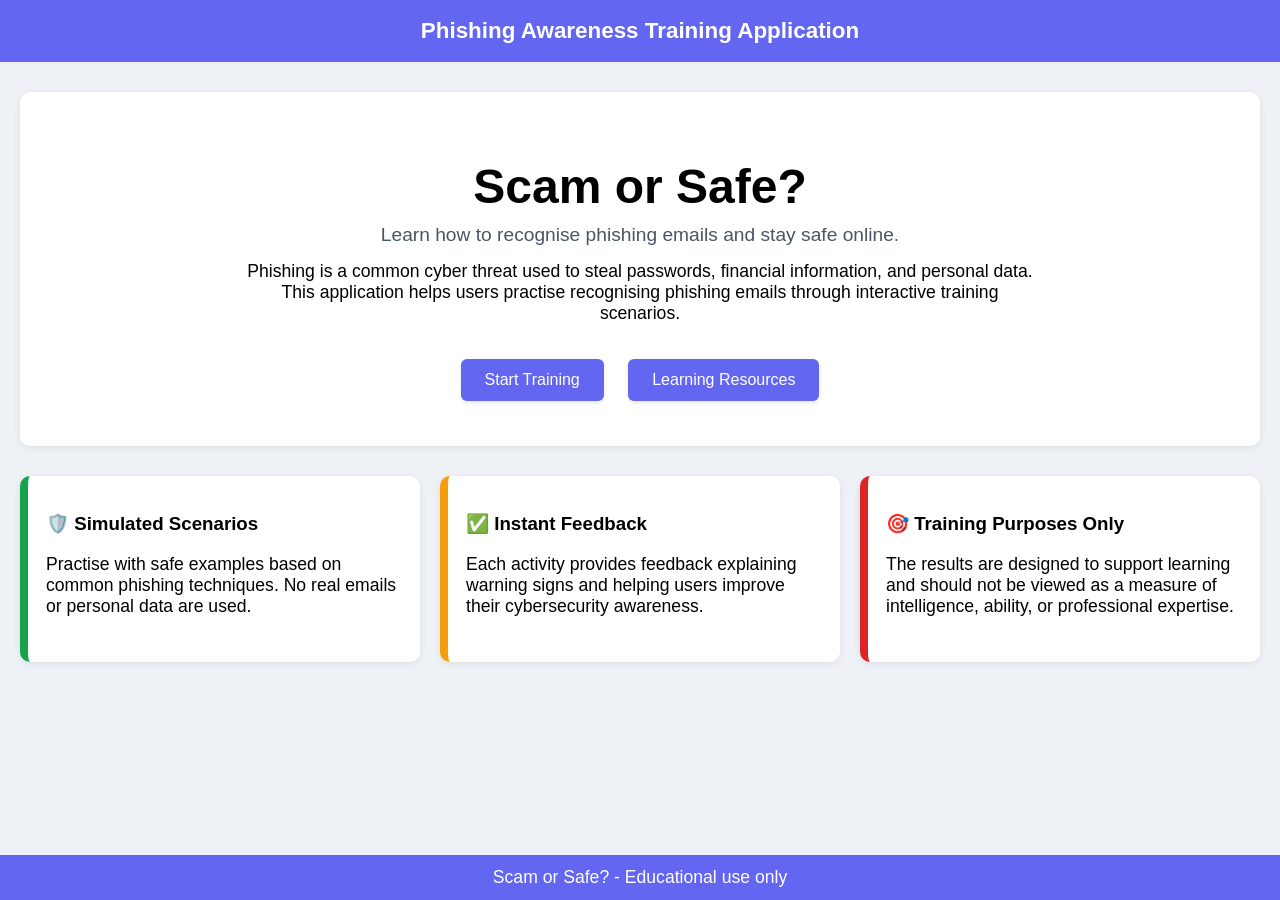
<file: index.html>
<!DOCTYPE html>
<html lang="en">
  <head>
    <meta charset="UTF-8" />
    <meta name="viewport" content="width=device-width, initial-scale=1.0" />
    <title>Phishing Awareness Training</title>
    <link rel="stylesheet" href="css/style.css" />
  </head>
  <body>
    <header class="site-header">
      <h1>Phishing Awareness Training Application</h1>
    </header>

    <div class="container">
      <div class="hero-box">
        <h1>Scam or Safe?</h1>
        <p class="hero-subtitle">
          Learn how to recognise phishing emails and stay safe online.
        </p>

        <p class="hero-description">
          Phishing is a common cyber threat used to steal passwords, financial
          information, and personal data. This application helps users practise
          recognising phishing emails through interactive training scenarios.
        </p>

        <a class="btn" href="difficulty.html"> Start Training </a>

        <a class="btn" href="learning.html"> Learning Resources </a>
      </div>

      <div class="info-grid">
        <div class="difficulty-card beginner-card">
          <h3>🛡️ Simulated Scenarios</h3>
          <p>
            Practise with safe examples based on common phishing techniques. No
            real emails or personal data are used.
          </p>
        </div>

        <div class="difficulty-card intermediate-card">
          <h3>✅ Instant Feedback</h3>
          <p>
            Each activity provides feedback explaining warning signs and helping
            users improve their cybersecurity awareness.
          </p>
        </div>

        <div class="difficulty-card advanced-card">
          <h3>🎯 Training Purposes Only</h3>
          <p>
            The results are designed to support learning and should not be
            viewed as a measure of intelligence, ability, or professional
            expertise.
          </p>
        </div>
      </div>
    </div>

    <footer>
      <p>Scam or Safe? - Educational use only</p>
    </footer>
  </body>
</html>
</file>
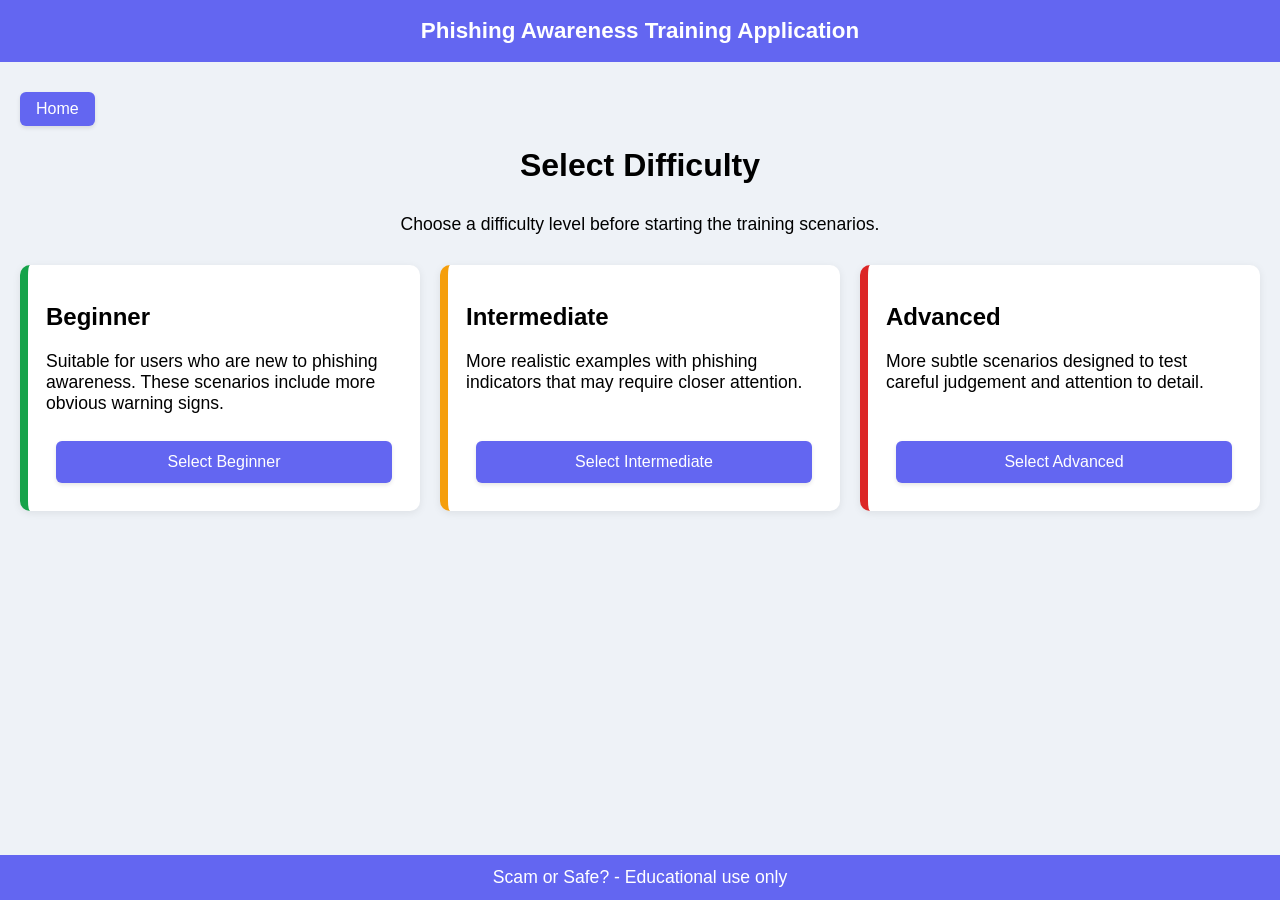
<file: difficulty.html>
<!DOCTYPE html>
<html lang="en">
  <head>
    <meta charset="UTF-8" />
    <meta name="viewport" content="width=device-width, initial-scale=1.0" />
    <title>Select Difficulty</title>
    <link rel="stylesheet" href="css/style.css" />
  </head>
  <body>
    <header class="site-header">
      <h1>Phishing Awareness Training Application</h1>
    </header>
    <div class="container">
      <div class="nav-bar">
        <a class="nav-btn" href="index.html">Home</a>
      </div>

      <h1>Select Difficulty</h1>

      <p>Choose a difficulty level before starting the training scenarios.</p>

      <div class="difficulty-grid">
        <div class="difficulty-card beginner-card">
          <h2>Beginner</h2>
          <p>
            Suitable for users who are new to phishing awareness. These
            scenarios include more obvious warning signs.
          </p>
          <a class="btn" href="scenario.html?level=beginner">Select Beginner</a>
        </div>

        <div class="difficulty-card intermediate-card">
          <h2>Intermediate</h2>
          <p>
            More realistic examples with phishing indicators that may require
            closer attention.
          </p>
          <a class="btn" href="scenario.html?level=intermediate"
            >Select Intermediate</a
          >
        </div>

        <div class="difficulty-card advanced-card">
          <h2>Advanced</h2>
          <p>
            More subtle scenarios designed to test careful judgement and
            attention to detail.
          </p>
          <a class="btn" href="scenario.html?level=advanced">Select Advanced</a>
        </div>
      </div>
    </div>

    <footer>
      <p>Scam or Safe? - Educational use only</p>
    </footer>
  </body>
</html>
</file>
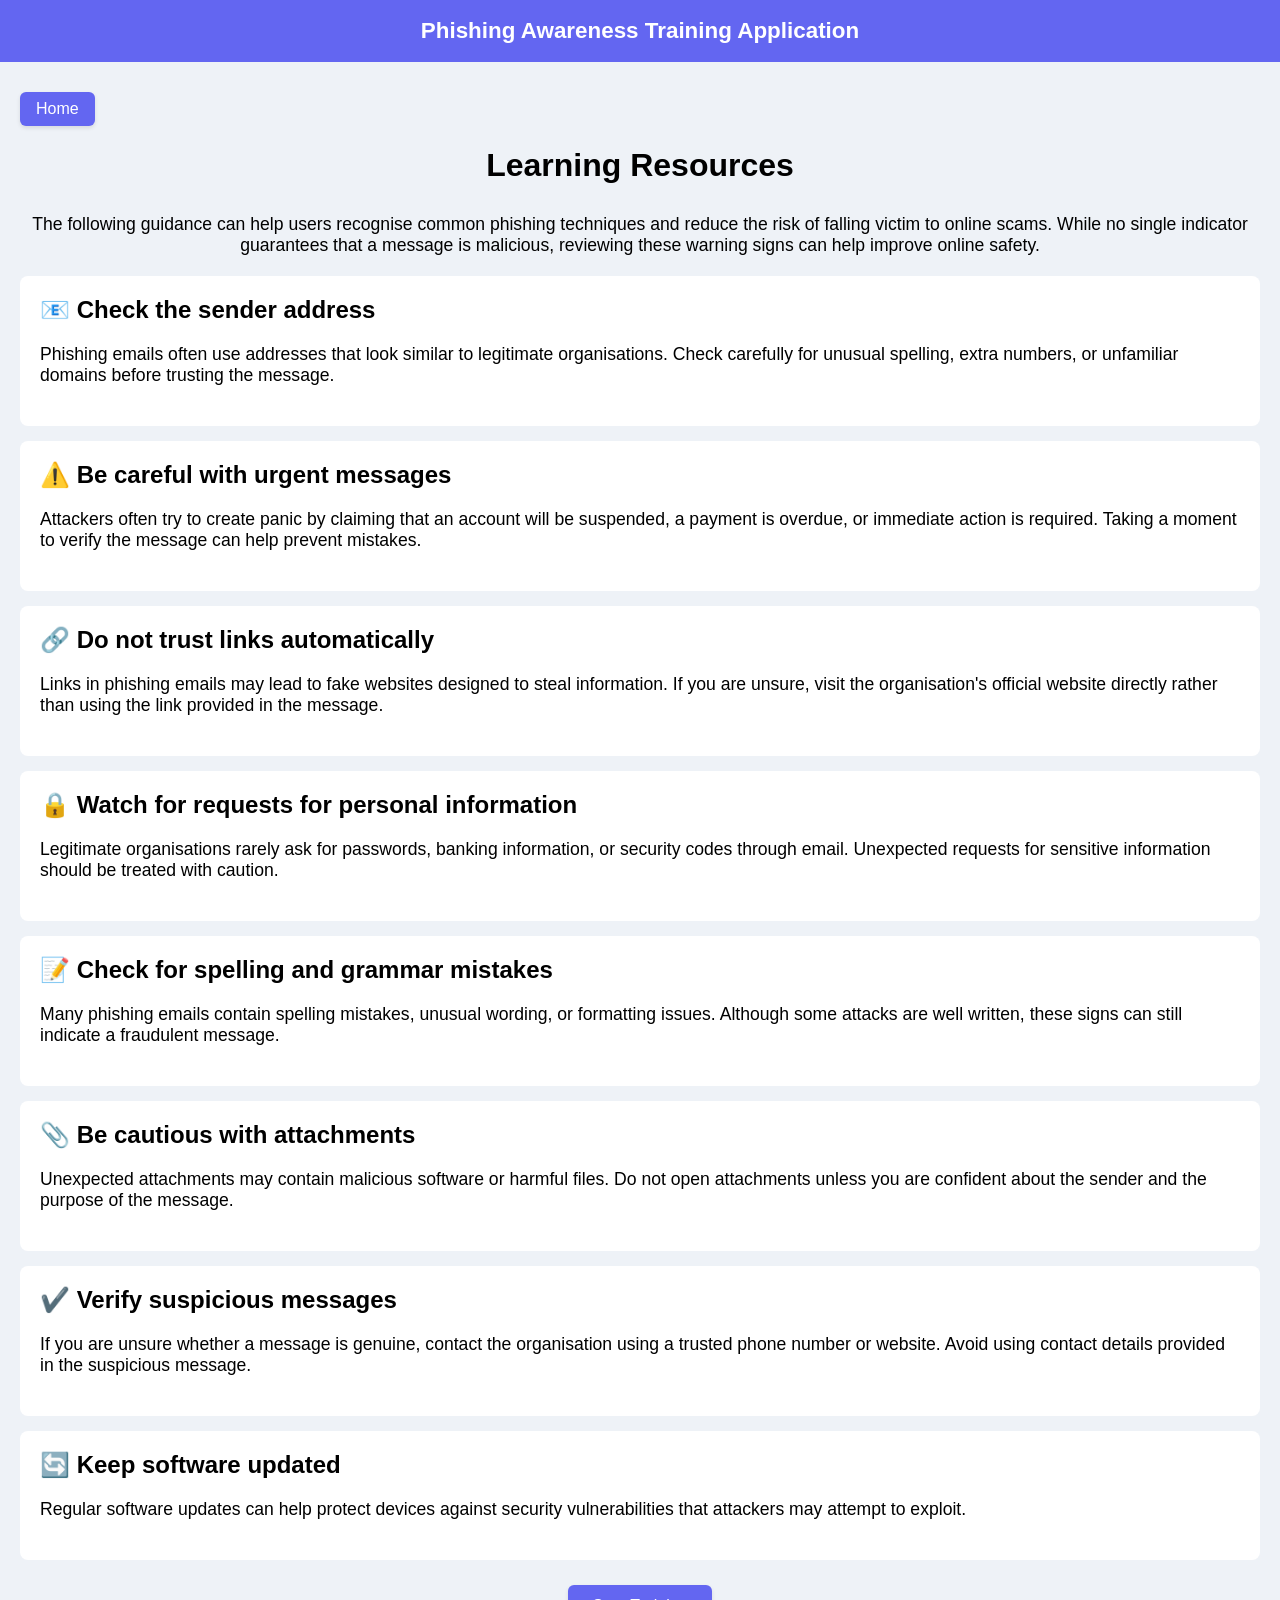
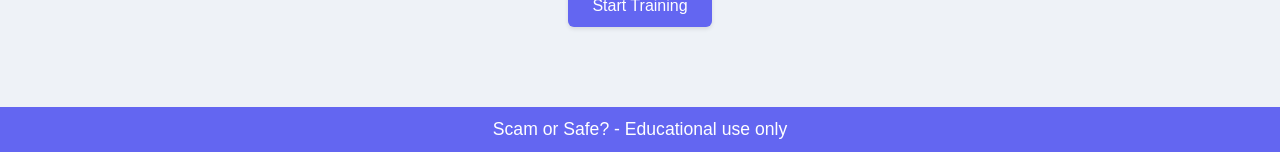
<file: learning.html>
<!DOCTYPE html>
<html lang="en">
  <head>
    <meta charset="UTF-8" />
    <meta name="viewport" content="width=device-width, initial-scale=1.0" />
    <title>Learning Resources</title>
    <link rel="stylesheet" href="css/style.css" />
  </head>
  <body>
    <header class="site-header">
      <h1>Phishing Awareness Training Application</h1>
    </header>
    <div class="container">
      <div class="nav-bar">
        <a class="nav-btn" href="index.html">Home</a>
      </div>

      <h1>Learning Resources</h1>

      <p>
        The following guidance can help users recognise common phishing
        techniques and reduce the risk of falling victim to online scams. While
        no single indicator guarantees that a message is malicious, reviewing
        these warning signs can help improve online safety.
      </p>

      <div class="resource-box">
        <h2>📧 Check the sender address</h2>
        <p>
          Phishing emails often use addresses that look similar to legitimate
          organisations. Check carefully for unusual spelling, extra numbers, or
          unfamiliar domains before trusting the message.
        </p>
      </div>

      <div class="resource-box">
        <h2>⚠️ Be careful with urgent messages</h2>
        <p>
          Attackers often try to create panic by claiming that an account will
          be suspended, a payment is overdue, or immediate action is required.
          Taking a moment to verify the message can help prevent mistakes.
        </p>
      </div>

      <div class="resource-box">
        <h2>🔗 Do not trust links automatically</h2>
        <p>
          Links in phishing emails may lead to fake websites designed to steal
          information. If you are unsure, visit the organisation's official
          website directly rather than using the link provided in the message.
        </p>
      </div>

      <div class="resource-box">
        <h2>🔒 Watch for requests for personal information</h2>
        <p>
          Legitimate organisations rarely ask for passwords, banking
          information, or security codes through email. Unexpected requests for
          sensitive information should be treated with caution.
        </p>
      </div>

      <div class="resource-box">
        <h2>📝 Check for spelling and grammar mistakes</h2>
        <p>
          Many phishing emails contain spelling mistakes, unusual wording, or
          formatting issues. Although some attacks are well written, these signs
          can still indicate a fraudulent message.
        </p>
      </div>

      <div class="resource-box">
        <h2>📎 Be cautious with attachments</h2>
        <p>
          Unexpected attachments may contain malicious software or harmful
          files. Do not open attachments unless you are confident about the
          sender and the purpose of the message.
        </p>
      </div>

      <div class="resource-box">
        <h2>✔️ Verify suspicious messages</h2>
        <p>
          If you are unsure whether a message is genuine, contact the
          organisation using a trusted phone number or website. Avoid using
          contact details provided in the suspicious message.
        </p>
      </div>

      <div class="resource-box">
        <h2>🔄 Keep software updated</h2>
        <p>
          Regular software updates can help protect devices against security
          vulnerabilities that attackers may attempt to exploit.
        </p>
      </div>

      <a class="btn" href="difficulty.html">Start Training</a>
    </div>

    <footer>
      <p>Scam or Safe? - Educational use only</p>
    </footer>
  </body>
</html>
</file>
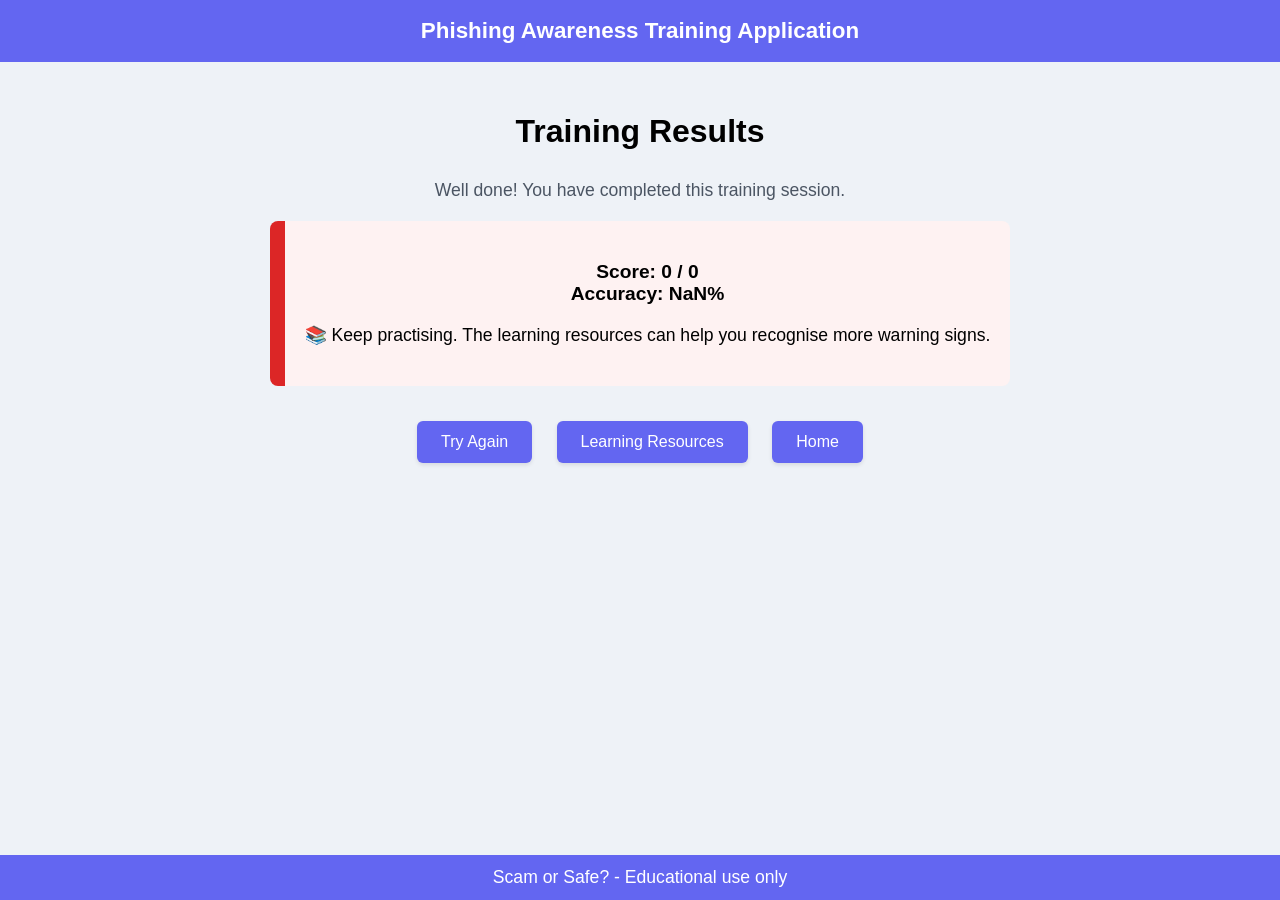
<file: results.html>
<!DOCTYPE html>
<html lang="en">
  <head>
    <meta charset="UTF-8" />
    <meta name="viewport" content="width=device-width, initial-scale=1.0" />
    <title>Training Results</title>
    <link rel="stylesheet" href="css/style.css" />
  </head>
  <body>
    <header class="site-header">
      <h1>Phishing Awareness Training Application</h1>
    </header>
    <div class="container">
      <h1>Training Results</h1>

      <p class="results-subtitle">
        Well done! You have completed this training session.
      </p>

      <div id="resultsBox" class="results-box">
        <p id="scoreText"></p>

        <p id="messageText"></p>
      </div>

      <a class="btn" href="difficulty.html">Try Again</a>

      <a class="btn" href="learning.html">Learning Resources</a>

      <a class="btn" href="index.html">Home</a>
    </div>

    <footer>
      <p>Scam or Safe? - Educational use only</p>
    </footer>

    <script>
      const score = Number(localStorage.getItem("score"));
      const total = Number(localStorage.getItem("total"));

      const scoreText = document.getElementById("scoreText");
      const messageText = document.getElementById("messageText");
      const resultsBox = document.getElementById("resultsBox");

      let percentage = Math.round((score / total) * 100);

      scoreText.innerHTML =
        "<strong>Score:</strong> " +
        score +
        " / " +
        total +
        "<br><strong>Accuracy:</strong> " +
        percentage +
        "%";

      if (percentage >= 90) {
        messageText.textContent =
          "🏆 Excellent. You showed strong awareness of phishing warning signs.";

        resultsBox.classList.add("high-score");
      } else if (percentage >= 60) {
        messageText.textContent =
          "👍 Good effort. Review the learning resources to improve further.";

        resultsBox.classList.add("medium-score");
      } else {
        messageText.textContent =
          "📚 Keep practising. The learning resources can help you recognise more warning signs.";

        resultsBox.classList.add("low-score");
      }
    </script>
  </body>
</html>
</file>
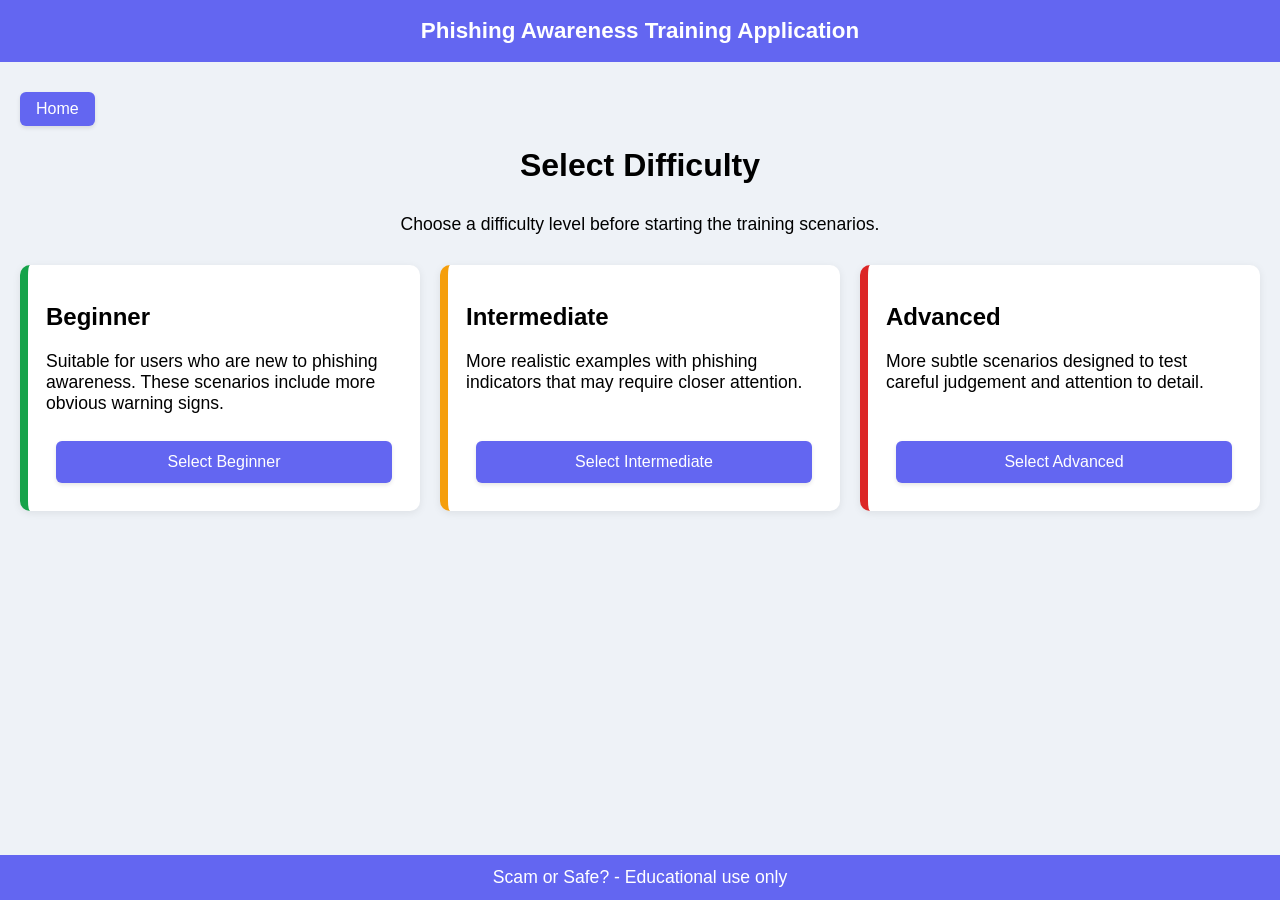
<file: scenario.html>
<!DOCTYPE html>
<html lang="en">
  <head>
    <meta charset="UTF-8" />
    <meta name="viewport" content="width=device-width, initial-scale=1.0" />
    <title>Training Scenario</title>
    <link rel="stylesheet" href="css/style.css" />
  </head>

  <body>
    <header class="site-header">
      <h1>Phishing Awareness Training Application</h1>
    </header>

    <div class="container">
      <div class="nav-bar">
        <a class="nav-btn" href="index.html">Home</a>
      </div>

      <p id="difficultyLabel"></p>

      <p id="progress"></p>

      <div class="progress-bar">
        <div id="progressFill" class="progress-fill"></div>
      </div>

      <h1 id="scenarioTitle">Loading...</h1>

      <div id="scenarioBox" class="email-card">
        <div class="email-header">
          <p><strong>From:</strong> <span id="sender"></span></p>
          <p><strong>Subject:</strong> <span id="subject"></span></p>
        </div>

        <hr />

        <p id="content"></p>
      </div>

      <button id="phishingBtn" class="btn" onclick="checkAnswer('phishing')">
        Phishing
      </button>

      <button
        id="legitimateBtn"
        class="btn"
        onclick="checkAnswer('legitimate')"
      >
        Legitimate
      </button>

      <div id="feedback"></div>
    </div>

    <footer>
      <p>Scam or Safe? - Educational use only</p>
    </footer>

    <script src="js/app.js"></script>
  </body>
</html>
</file>
<file: css/style.css>
/* =============
   General style
   ============= */
html {
  height: 100%;
}
body {
  font-family: Arial, sans-serif;
  background-color: #eef2f7;
  margin: 0;
  padding: 0;
  height: 100%;
  display: flex;
  flex-direction: column;
  min-height: 100vh;
}

h1 {
  margin-bottom: 30px;
}

p {
  font-size: 1.1rem;
  margin-bottom: 20px;
}

/* ===========
   Main layout
   =========== */

.container {
  max-width: 1300px;
  margin: 30px auto;
  text-align: center;
  padding: 0 20px;
  flex: 1;
}

/* ======
   Header
   ====== */

.site-header {
  background-color: #6366f1;
  color: white;
  padding: 18px;
  text-align: center;
}

.site-header h1 {
  margin: 0;
  font-size: 1.4rem;
}

/* ==========
   Navigation
   ========== */

.nav-bar {
  width: 100%;
  text-align: left;
  margin-bottom: 20px;
  transition: 0.3s;
}

.nav-btn {
  display: inline-block;
  padding: 8px 16px;
  background-color: #6366f1;
  color: white;
  text-decoration: none;
  border-radius: 6px;
  box-shadow: 0 2px 4px rgba(0, 0, 0, 0.1);
}

.nav-btn:hover {
  background-color: #4f46e5;
  transform: translateY(-2px);
}

/* =======
   Buttons
   ======= */

.btn {
  display: inline-block;
  padding: 12px 24px;
  margin: 10px;
  background-color: #6366f1;
  color: white;
  text-decoration: none;
  border: none;
  border-radius: 6px;
  cursor: pointer;
  transition: 0.3s;
  box-shadow: 0 2px 4px rgba(0, 0, 0, 0.1);
}

.btn:hover {
  background-color: #4f46e5;
  transform: translateY(-2px);
}

button:disabled {
  opacity: 0.6;
  cursor: not-allowed;
}

/* =========
   Home page
   ========= */

.hero-box {
  background-color: white;
  padding: 35px;
  border-radius: 10px;
  box-shadow: 0 2px 8px rgba(0, 0, 0, 0.08);
}

.hero-box h1 {
  font-size: 3rem;
  margin-bottom: 10px;
}

.hero-subtitle {
  max-width: 700px;

  margin: 0 auto 15px auto;

  font-size: 1.2rem;

  color: #4b5563;
}

.hero-description {
  max-width: 800px;

  margin: 0 auto 25px auto;
}

.info-grid {
  display: grid;

  grid-template-columns: repeat(3, 1fr);

  gap: 20px;

  margin-top: 30px;
}

/* ===============
   Difficulty page
   =============== */

.difficulty-grid {
  display: grid;
  grid-template-columns: repeat(3, 1fr);
  gap: 20px;
  margin-top: 30px;
}

.difficulty-card {
  background-color: white;
  padding: 18px;
  border-radius: 10px;
  text-align: left;
  box-shadow: 0 2px 8px rgba(0, 0, 0, 0.08);
  transition: 0.3s;
}

.difficulty-card:hover {
  transform: translateY(-4px);
}

.difficulty-card .btn {
  display: block;
  text-align: center;
}

.beginner-card {
  border-left: 8px solid #16a34a;
}

.intermediate-card {
  border-left: 8px solid #f59e0b;
}

.advanced-card {
  border-left: 8px solid #dc2626;
}
.difficulty-card p {
  min-height: 70px;
}
/* =============
   Scenario page
   ============= */

#difficultyLabel {
  display: inline-block;
  padding: 6px 14px;
  background-color: #dbeafe;
  color: #1e40af;
  border-radius: 20px;
  font-weight: bold;
  margin-bottom: 5px;
}

.beginner-label {
  background-color: #dcfce7;
  color: #166534;
}

.intermediate-label {
  background-color: #fef3c7;
  color: #92400e;
}

.advanced-label {
  background-color: #fee2e2;
  color: #991b1b;
}

#progress {
  font-weight: bold;
  color: #374151;
  margin: 10px 0;
}

.progress-bar {
  width: 100%;
  height: 8px;
  background-color: #e5e7eb;
  border-radius: 20px;
  margin: 10px 0 20px 0;
  overflow: hidden;
}

.progress-fill {
  height: 100%;
  width: 0%;
  background-color: #2563eb;
  border-radius: 20px;
  transition: 0.3s;
}

#scenarioBox {
  background-color: white;
  padding: 20px;
  border-radius: 8px;
  text-align: left;
  margin-bottom: 20px;
}

.email-card {
  background-color: white;
  padding: 25px;
  border-radius: 10px;
  text-align: left;
  margin-bottom: 20px;
  border: 1px solid #d1d5db;
  box-shadow: 0 2px 8px rgba(0, 0, 0, 0.08);
  line-height: 1.6;
}

.email-header {
  background-color: #f9fafb;
  padding: 15px;
  border-radius: 8px;
  margin-bottom: 15px;
  border-bottom: 1px solid #e5e7eb;
}

.email-header p {
  margin: 8px 0;
}

/* ========
   Feedback
   ======== */

#feedback {
  margin-top: 20px;
}

.feedback {
  margin-top: 25px;
  padding: 20px;
  border-radius: 8px;
  text-align: left;
}

.feedback h3 {
  margin-top: 0;
}

.correct-feedback {
  background-color: #dcfce7;
  border-left: 6px solid #16a34a;
}

.incorrect-feedback {
  background-color: #fee2e2;
  border-left: 6px solid #dc2626;
}
.feedback button {
  display: block;
  margin: 20px auto 0 auto;
}
/* ============
   Results page
   ============ */

.results-subtitle {
  font-size: 1.1rem;
  color: #4b5563;
}

.results-box {
  background-color: white;
  padding: 20px;
  border-radius: 8px;
  margin-bottom: 25px;
}

#scoreText {
  font-size: 1.2rem;
  font-weight: bold;
}

.high-score {
  border-left: 15px solid #16a34a;
  background-color: #f0fdf4;
}

.medium-score {
  border-left: 15px solid #f59e0b;
  background-color: #fffbeb;
}

.low-score {
  border-left: 15px solid #dc2626;
  background-color: #fef2f2;
}

/* =======================
   Learning resources page
   ======================= */

.resource-box {
  background-color: white;
  padding: 20px;
  margin: 15px 0;
  border-radius: 8px;
  text-align: left;
}

.resource-box h2 {
  margin-top: 0;
}

/* ======
   Footer
   ====== */

footer {
  margin-top: 40px;

  padding: 10px;

  text-align: center;

  background-color: #6366f1;

  color: white;

  font-size: 0.85rem;
}
footer p {
  margin: 2px 0;
}

/* =================
   Responsive layout
   ================= */

@media (max-width: 600px) {
  .btn {
    display: block;

    width: 100%;

    box-sizing: border-box;
  }

  .difficulty-grid {
    grid-template-columns: 1fr;
  }

  .info-grid {
    grid-template-columns: 1fr;
  }
}
/* ==========
   Password Checker
   ========== */

.checker-panel {
  background-color: white;
  padding: 30px;
  border-radius: 14px;
  box-shadow: 0 3px 10px rgba(0, 0, 0, 0.08);
  max-width: 750px;
}

.checker-panel label {
  display: block;
  font-weight: bold;
  margin-bottom: 10px;
}

.password-row {
  display: flex;
  gap: 10px;
}

.password-row input {
  flex: 1;
  padding: 14px;
  border: 1px solid #cbd5e1;
  border-radius: 8px;
  font-size: 1rem;
}

.small-btn {
  padding: 14px 18px;
  border: none;
  border-radius: 8px;
  background-color: #2563eb;
  color: white;
  cursor: pointer;
}

.strength-bar {
  height: 12px;
  background-color: #e5e7eb;
  border-radius: 20px;
  margin: 25px 0 10px 0;
  overflow: hidden;
}

.strength-fill {
  height: 100%;
  width: 0%;
  background-color: #94a3b8;
  border-radius: 20px;
  transition: 0.3s;
}

.strength-label {
  font-weight: bold;
}

.feedback-panel {
  margin-top: 25px;
  padding: 20px;
  background-color: #f8fafc;
  border-left: 5px solid #2563eb;
  border-radius: 8px;
}

.feedback-panel h3 {
  margin-top: 0;
}

.feedback-panel ul {
  padding-left: 20px;
}

.secondary-action {
  margin-top: 20px;
  padding: 12px 22px;
  border: none;
  border-radius: 8px;
  background-color: #e5e7eb;
  cursor: pointer;
}

.secondary-action:hover {
  background-color: #d1d5db;
}

@media (max-width: 600px) {
  .password-row {
    flex-direction: column;
  }
}
</file>
